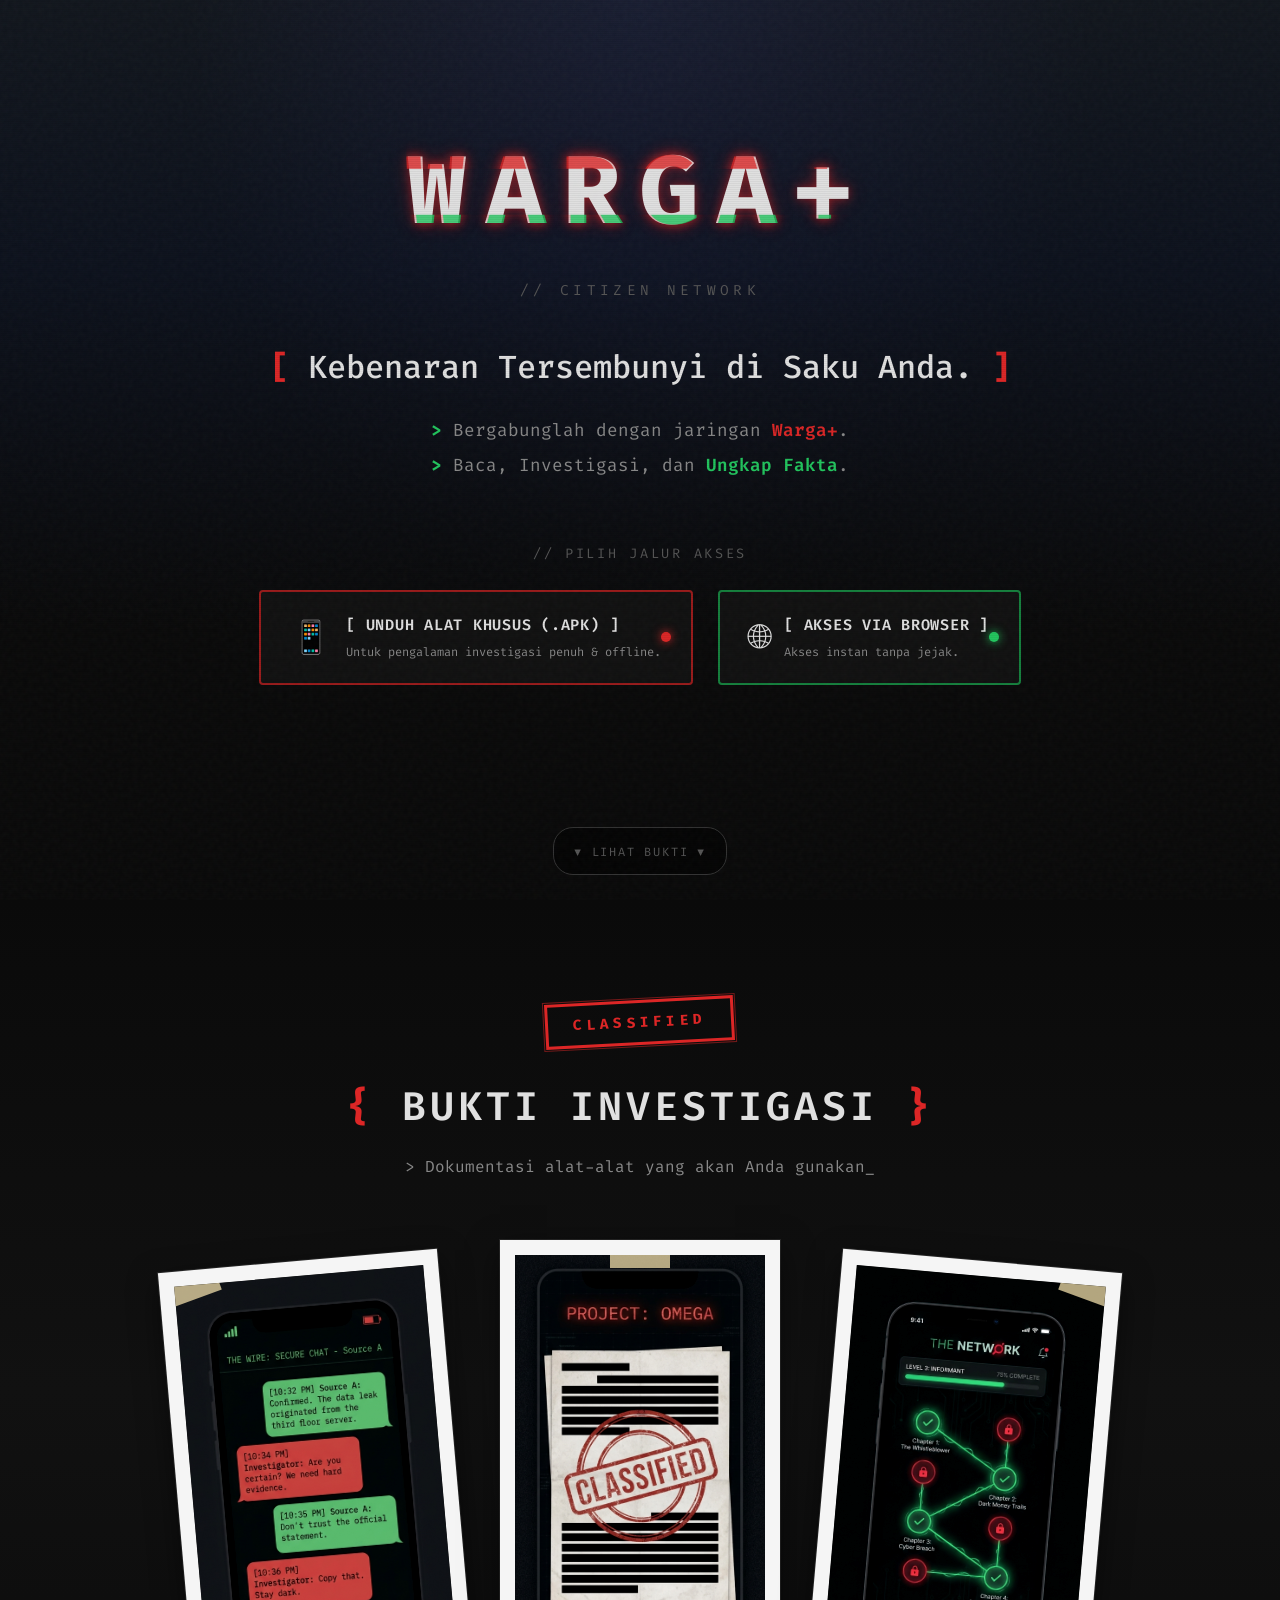
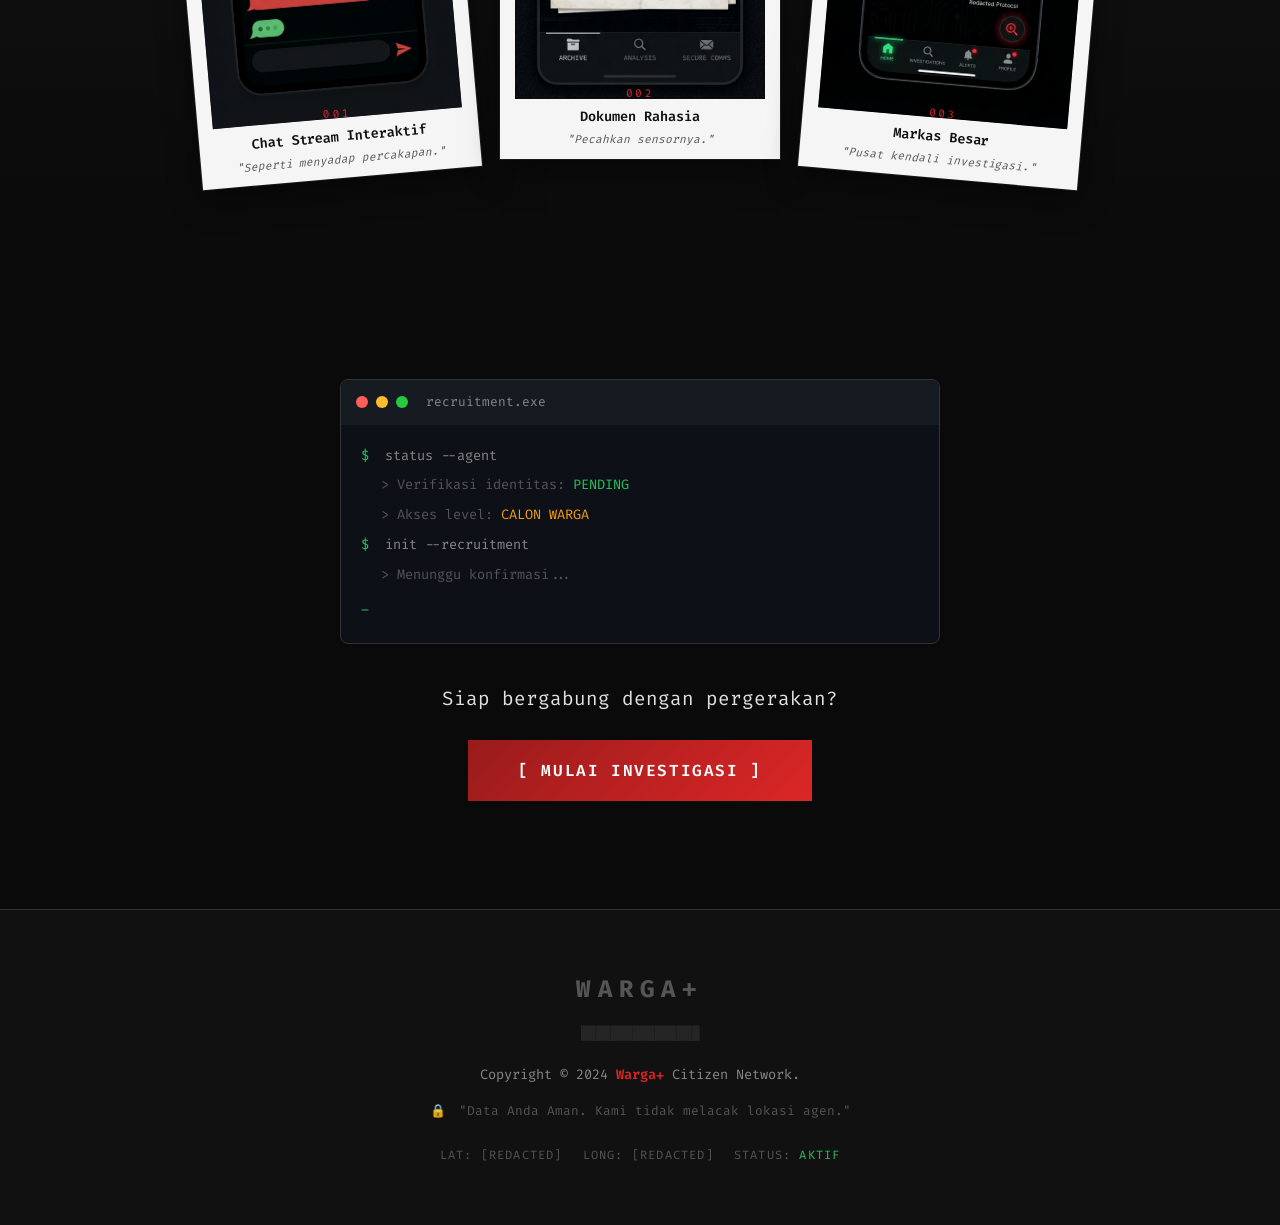
<file: warga_landingpage/index.html>
<!DOCTYPE html>
<html lang="id">

<head>
    <meta charset="UTF-8">
    <meta name="viewport" content="width=device-width, initial-scale=1.0">
    <meta name="description"
        content="Warga+ - Bergabunglah dengan jaringan investigasi. Baca, Investigasi, dan Ungkap Fakta.">
    <meta name="keywords" content="warga+, investigasi, berita, fakta, dokumen rahasia">
    <meta name="author" content="Warga+ Citizen Network">

    <title>WARGA+ | Kebenaran Tersembunyi di Saku Anda</title>

    <!-- Fonts -->
    <link rel="preconnect" href="https://fonts.googleapis.com">
    <link rel="preconnect" href="https://fonts.gstatic.com" crossorigin>
    <link
        href="https://fonts.googleapis.com/css2?family=Fira+Code:wght@400;500;600;700&family=Roboto+Mono:wght@400;500;700&display=swap"
        rel="stylesheet">

    <!-- Favicon -->
    <link rel="icon" type="image/png" href="../assets/logo/app_logo.png">

    <!-- Styles -->
    <link rel="stylesheet" href="styles.css">
</head>

<body>
    <!-- Noise Overlay -->
    <div class="noise-overlay"></div>

    <!-- Scanlines Effect -->
    <div class="scanlines"></div>

    <!-- Hero Section -->
    <header class="hero">
        <div class="hero-content">
            <!-- Glitch Logo -->
            <div class="logo-container">
                <h1 class="logo glitch" data-text="WARGA+">WARGA+</h1>
                <div class="logo-subtitle">// CITIZEN NETWORK</div>
            </div>

            <!-- Headline -->
            <div class="headline-container">
                <h2 class="headline">
                    <span class="bracket">[</span>
                    Kebenaran Tersembunyi di Saku Anda.
                    <span class="bracket">]</span>
                </h2>
                <p class="subheadline">
                    <span class="terminal-prompt">&gt;</span>
                    Bergabunglah dengan jaringan <span class="highlight-red">Warga+</span>.<br>
                    <span class="terminal-prompt">&gt;</span>
                    Baca, Investigasi, dan <span class="highlight-green">Ungkap Fakta</span>.
                </p>
            </div>

            <!-- The Choice - Download Buttons -->
            <div class="choice-section" id="download">
                <p class="choice-label">// PILIH JALUR AKSES</p>
                <div class="choice-buttons">
                    <!-- Red Pill - APK Download -->
                    <a href="https://github.com/achilles157/warga_plus/releases/download/v1.0.0/WargaPlus_v1.0_Alpha.apk"
                        class="choice-btn red-pill" id="apk-download" download>
                        <div class="btn-icon">📱</div>
                        <div class="btn-content">
                            <span class="btn-label">[ UNDUH ALAT KHUSUS (.APK) ]</span>
                            <span class="btn-desc">Untuk pengalaman investigasi penuh & offline.</span>
                        </div>
                        <div class="btn-glow"></div>
                    </a>

                    <!-- Blue Pill - Web App -->
                    <a href="https://wargaplus.web.app" class="choice-btn blue-pill" id="webapp-access" target="_blank">
                        <div class="btn-icon">🌐</div>
                        <div class="btn-content">
                            <span class="btn-label">[ AKSES VIA BROWSER ]</span>
                            <span class="btn-desc">Akses instan tanpa jejak.</span>
                        </div>
                        <div class="btn-glow"></div>
                    </a>
                </div>
            </div>
        </div>

        <!-- Scroll Indicator - Now outside hero-content -->
        <a href="#evidence" class="scroll-indicator">
            <span class="scroll-text">▼ LIHAT BUKTI ▼</span>
        </a>
    </header>

    <!-- Features Section - The Evidence -->
    <section class="evidence-section" id="evidence">
        <div class="section-header">
            <div class="classified-stamp">CLASSIFIED</div>
            <h2 class="section-title">
                <span class="bracket">{</span>
                BUKTI INVESTIGASI
                <span class="bracket">}</span>
            </h2>
            <p class="section-subtitle">&gt; Dokumentasi alat-alat yang akan Anda gunakan_</p>
        </div>

        <!-- Polaroid Screenshots -->
        <div class="evidence-grid">
            <!-- Evidence 1 - Chat Stream -->
            <div class="polaroid polaroid-left">
                <div class="polaroid-image">
                    <img src="assets/screenshot_chat.png" alt="Chat Stream Interface">
                    <div class="tape tape-left"></div>
                </div>
                <div class="polaroid-caption">
                    <span class="evidence-number">001</span>
                    <span class="evidence-title">Chat Stream Interaktif</span>
                    <span class="evidence-desc">"Seperti menyadap percakapan."</span>
                </div>
            </div>

            <!-- Evidence 2 - Redacted Document -->
            <div class="polaroid polaroid-center">
                <div class="polaroid-image">
                    <img src="assets/screenshot_redacted.png" alt="Redacted Document Interface">
                    <div class="tape tape-top"></div>
                </div>
                <div class="polaroid-caption">
                    <span class="evidence-number">002</span>
                    <span class="evidence-title">Dokumen Rahasia</span>
                    <span class="evidence-desc">"Pecahkan sensornya."</span>
                </div>
            </div>

            <!-- Evidence 3 - Home Screen -->
            <div class="polaroid polaroid-right">
                <div class="polaroid-image">
                    <img src="assets/screenshot_home.png" alt="Home Screen Interface">
                    <div class="tape tape-right"></div>
                </div>
                <div class="polaroid-caption">
                    <span class="evidence-number">003</span>
                    <span class="evidence-title">Markas Besar</span>
                    <span class="evidence-desc">"Pusat kendali investigasi."</span>
                </div>
            </div>
        </div>
    </section>

    <!-- CTA Section -->
    <section class="cta-section">
        <div class="cta-content">
            <div class="terminal-window">
                <div class="terminal-header">
                    <span class="terminal-dot red"></span>
                    <span class="terminal-dot yellow"></span>
                    <span class="terminal-dot green"></span>
                    <span class="terminal-title">recruitment.exe</span>
                </div>
                <div class="terminal-body">
                    <p class="terminal-line"><span class="prompt">$</span> status --agent</p>
                    <p class="terminal-line output">> Verifikasi identitas: <span class="success">PENDING</span></p>
                    <p class="terminal-line output">> Akses level: <span class="warning">CALON WARGA</span></p>
                    <p class="terminal-line"><span class="prompt">$</span> init --recruitment</p>
                    <p class="terminal-line output">> Menunggu konfirmasi...</p>
                    <p class="terminal-line blink">_</p>
                </div>
            </div>
            <p class="cta-text">Siap bergabung dengan pergerakan?</p>
            <a href="#download" class="cta-btn" id="cta-download">
                <span class="cta-btn-text">[ MULAI INVESTIGASI ]</span>
            </a>
        </div>
    </section>

    <!-- Footer -->
    <footer class="footer">
        <div class="footer-content">
            <div class="footer-logo">WARGA+</div>
            <div class="footer-divider">████████████████</div>
            <p class="footer-copyright">
                Copyright © 2024 <span class="highlight-red">Warga+</span> Citizen Network.
            </p>
            <p class="footer-disclaimer">
                <span class="lock-icon">🔒</span>
                "Data Anda Aman. Kami tidak melacak lokasi agen."
            </p>
            <div class="footer-coordinates">
                <span>LAT: [REDACTED]</span>
                <span>LONG: [REDACTED]</span>
                <span>STATUS: <span class="status-active">AKTIF</span></span>
            </div>
        </div>
    </footer>

    <!-- Scripts -->
    <script>
        // Typewriter effect for terminal
        document.addEventListener('DOMContentLoaded', function () {
            // Add random flicker to elements
            const glitchElements = document.querySelectorAll('.glitch');
            setInterval(() => {
                glitchElements.forEach(el => {
                    if (Math.random() > 0.95) {
                        el.classList.add('glitch-active');
                        setTimeout(() => el.classList.remove('glitch-active'), 200);
                    }
                });
            }, 100);

            // Smooth scroll for anchor links
            document.querySelectorAll('a[href^="#"]').forEach(anchor => {
                anchor.addEventListener('click', function (e) {
                    e.preventDefault();
                    const target = document.querySelector(this.getAttribute('href'));
                    if (target) {
                        target.scrollIntoView({ behavior: 'smooth' });
                    }
                });
            });
        });
    </script>
</body>

</html>
</file>
<file: warga_landingpage/styles.css>
/* ==========================================
   WARGA+ LANDING PAGE - "THE RECRUITMENT"
   Dark Investigative Theme
   ========================================== */

/* ==========================================
   CSS VARIABLES
   ========================================== */
:root {
    /* Colors - Underground */
    --bg-primary: #0a0a0a;
    --bg-secondary: #111111;
    --bg-tertiary: #1a1a1a;
    --text-primary: #e0e0e0;
    --text-secondary: #888888;
    --text-muted: #555555;
    --accent-red: #dc2626;
    --accent-red-dark: #991b1b;
    --accent-green: #22c55e;
    --accent-green-dark: #15803d;
    --accent-amber: #f59e0b;
    --border-color: #333333;

    /* Colors - Surface (untuk balance) */
    --accent-indigo: #6366f1;
    --accent-indigo-dark: #4f46e5;
    --accent-slate: #475569;
    --surface-glow: rgba(99, 102, 241, 0.15);

    /* Fonts */
    --font-mono: 'Fira Code', 'Roboto Mono', 'Courier New', monospace;

    /* Spacing */
    --section-padding: 100px 20px;

    /* Transitions */
    --transition-fast: 0.2s ease;
    --transition-medium: 0.3s ease;
}

/* ==========================================
   RESET & BASE
   ========================================== */
*,
*::before,
*::after {
    margin: 0;
    padding: 0;
    box-sizing: border-box;
}

html {
    scroll-behavior: smooth;
}

body {
    font-family: var(--font-mono);
    background-color: var(--bg-primary);
    color: var(--text-primary);
    line-height: 1.6;
    overflow-x: hidden;
    position: relative;
}

a {
    text-decoration: none;
    color: inherit;
}

img {
    max-width: 100%;
    height: auto;
    display: block;
}

/* ==========================================
   NOISE & SCANLINES EFFECTS
   ========================================== */
.noise-overlay {
    position: fixed;
    top: 0;
    left: 0;
    width: 100%;
    height: 100%;
    pointer-events: none;
    z-index: 9999;
    opacity: 0.03;
    background-image: url("data:image/svg+xml,%3Csvg viewBox='0 0 200 200' xmlns='http://www.w3.org/2000/svg'%3E%3Cfilter id='noiseFilter'%3E%3CfeTurbulence type='fractalNoise' baseFrequency='0.9' numOctaves='4' stitchTiles='stitch'/%3E%3C/filter%3E%3Crect width='100%25' height='100%25' filter='url(%23noiseFilter)'/%3E%3C/svg%3E");
}

.scanlines {
    position: fixed;
    top: 0;
    left: 0;
    width: 100%;
    height: 100%;
    pointer-events: none;
    z-index: 9998;
    background: repeating-linear-gradient(0deg,
            rgba(0, 0, 0, 0.15),
            rgba(0, 0, 0, 0.15) 1px,
            transparent 1px,
            transparent 2px);
    opacity: 0.3;
}

/* ==========================================
   HERO SECTION
   ========================================== */
.hero {
    min-height: 100vh;
    display: flex;
    flex-direction: column;
    align-items: center;
    justify-content: center;
    padding: 40px 20px 80px;
    position: relative;
    /* Surface-Underground gradient - starts lighter, fades to dark */
    background:
        linear-gradient(180deg,
            rgba(30, 41, 59, 0.4) 0%,
            rgba(15, 23, 42, 0.6) 30%,
            var(--bg-primary) 70%),
        radial-gradient(ellipse at 50% 0%, rgba(99, 102, 241, 0.15) 0%, transparent 50%),
        var(--bg-primary);
}

.hero-content {
    max-width: 900px;
    text-align: center;
    position: relative;
    z-index: 10;
}

/* Logo with Glitch Effect */
.logo-container {
    margin-bottom: 40px;
}

.logo {
    font-size: clamp(3rem, 10vw, 6rem);
    font-weight: 700;
    letter-spacing: 0.2em;
    position: relative;
    display: inline-block;
    color: var(--text-primary);
    text-shadow:
        0 0 10px rgba(220, 38, 38, 0.5),
        0 0 20px rgba(220, 38, 38, 0.3);
}

/* Glitch Animation */
.glitch {
    animation: glitch-skew 5s infinite linear alternate-reverse;
}

.glitch::before,
.glitch::after {
    content: attr(data-text);
    position: absolute;
    top: 0;
    left: 0;
    width: 100%;
    height: 100%;
}

.glitch::before {
    color: var(--accent-red);
    animation: glitch-effect 3s infinite linear alternate-reverse;
    clip-path: polygon(0 0, 100% 0, 100% 35%, 0 35%);
    transform: translateX(-2px);
    opacity: 0.8;
}

.glitch::after {
    color: var(--accent-green);
    animation: glitch-effect 2s infinite linear alternate-reverse;
    clip-path: polygon(0 65%, 100% 65%, 100% 100%, 0 100%);
    transform: translateX(2px);
    opacity: 0.8;
}

@keyframes glitch-effect {
    0% {
        transform: translateX(0);
    }

    20% {
        transform: translateX(-3px);
    }

    40% {
        transform: translateX(3px);
    }

    60% {
        transform: translateX(-1px);
    }

    80% {
        transform: translateX(1px);
    }

    100% {
        transform: translateX(0);
    }
}

@keyframes glitch-skew {
    0% {
        transform: skew(0deg);
    }

    20% {
        transform: skew(0deg);
    }

    21% {
        transform: skew(2deg);
    }

    22% {
        transform: skew(0deg);
    }

    80% {
        transform: skew(0deg);
    }

    81% {
        transform: skew(-1deg);
    }

    82% {
        transform: skew(0deg);
    }

    100% {
        transform: skew(0deg);
    }
}

.glitch-active {
    animation: glitch-intense 0.2s linear !important;
}

@keyframes glitch-intense {
    0% {
        transform: translate(0);
        filter: hue-rotate(0deg);
    }

    25% {
        transform: translate(-5px, 2px);
        filter: hue-rotate(90deg);
    }

    50% {
        transform: translate(5px, -2px);
        filter: hue-rotate(180deg);
    }

    75% {
        transform: translate(-2px, -3px);
        filter: hue-rotate(270deg);
    }

    100% {
        transform: translate(0);
        filter: hue-rotate(0deg);
    }
}

.logo-subtitle {
    font-size: 0.9rem;
    color: var(--text-muted);
    letter-spacing: 0.3em;
    margin-top: 10px;
}

/* Headline */
.headline-container {
    margin-bottom: 60px;
}

.headline {
    font-size: clamp(1.2rem, 4vw, 2rem);
    font-weight: 500;
    margin-bottom: 20px;
    color: var(--text-primary);
}

.bracket {
    color: var(--accent-red);
    font-weight: 700;
}

.subheadline {
    font-size: clamp(0.9rem, 2.5vw, 1.1rem);
    color: var(--text-secondary);
    line-height: 2;
}

.terminal-prompt {
    color: var(--accent-green);
    font-weight: 700;
}

.highlight-red {
    color: var(--accent-red);
    font-weight: 600;
}

.highlight-green {
    color: var(--accent-green);
    font-weight: 600;
}

/* Choice Section - Download Buttons */
.choice-section {
    margin-bottom: 60px;
}

.choice-label {
    font-size: 0.85rem;
    color: var(--text-muted);
    margin-bottom: 25px;
    letter-spacing: 0.2em;
}

.choice-buttons {
    display: flex;
    flex-wrap: wrap;
    gap: 25px;
    justify-content: center;
}

.choice-btn {
    display: flex;
    align-items: center;
    gap: 15px;
    padding: 20px 30px;
    border: 2px solid var(--border-color);
    background: var(--bg-secondary);
    border-radius: 4px;
    transition: all var(--transition-medium);
    position: relative;
    overflow: hidden;
    min-width: 300px;
}

.choice-btn::before {
    content: '';
    position: absolute;
    top: 0;
    left: -100%;
    width: 100%;
    height: 100%;
    background: linear-gradient(90deg, transparent, rgba(255, 255, 255, 0.1), transparent);
    transition: left 0.5s ease;
}

.choice-btn:hover::before {
    left: 100%;
}

.btn-icon {
    font-size: 2rem;
}

.btn-content {
    text-align: left;
}

.btn-label {
    display: block;
    font-size: 0.95rem;
    font-weight: 600;
    margin-bottom: 5px;
    letter-spacing: 0.05em;
}

.btn-desc {
    display: block;
    font-size: 0.75rem;
    color: var(--text-secondary);
}

.btn-glow {
    position: absolute;
    top: 50%;
    right: 20px;
    width: 10px;
    height: 10px;
    border-radius: 50%;
    transform: translateY(-50%);
    animation: pulse-glow 2s infinite;
}

/* Red Pill Style */
.red-pill {
    border-color: var(--accent-red-dark);
}

.red-pill:hover {
    border-color: var(--accent-red);
    background: rgba(220, 38, 38, 0.1);
    box-shadow:
        0 0 20px rgba(220, 38, 38, 0.3),
        inset 0 0 20px rgba(220, 38, 38, 0.1);
    transform: translateY(-3px);
}

.red-pill .btn-glow {
    background: var(--accent-red);
    box-shadow: 0 0 10px var(--accent-red);
}

/* Blue Pill (Green Terminal) Style */
.blue-pill {
    border-color: var(--accent-green-dark);
}

.blue-pill:hover {
    border-color: var(--accent-green);
    background: rgba(34, 197, 94, 0.1);
    box-shadow:
        0 0 20px rgba(34, 197, 94, 0.3),
        inset 0 0 20px rgba(34, 197, 94, 0.1);
    transform: translateY(-3px);
}

.blue-pill .btn-glow {
    background: var(--accent-green);
    box-shadow: 0 0 10px var(--accent-green);
}

@keyframes pulse-glow {

    0%,
    100% {
        opacity: 1;
        transform: translateY(-50%) scale(1);
    }

    50% {
        opacity: 0.5;
        transform: translateY(-50%) scale(0.8);
    }
}

/* Scroll Indicator - Fixed at bottom of hero */
.scroll-indicator {
    position: absolute;
    bottom: 25px;
    left: 50%;
    transform: translateX(-50%);
    text-align: center;
    animation: bounce 2s infinite;
    z-index: 20;
    text-decoration: none;
    padding: 10px 20px;
    background: rgba(0, 0, 0, 0.5);
    border: 1px solid var(--border-color);
    border-radius: 20px;
    transition: all var(--transition-medium);
}

.scroll-indicator:hover {
    background: rgba(34, 197, 94, 0.1);
    border-color: var(--accent-green);
}

.scroll-text {
    font-size: 0.75rem;
    color: var(--text-muted);
    letter-spacing: 0.15em;
}

.scroll-indicator:hover .scroll-text {
    color: var(--accent-green);
}

@keyframes bounce {

    0%,
    20%,
    50%,
    80%,
    100% {
        transform: translateX(-50%) translateY(0);
    }

    40% {
        transform: translateX(-50%) translateY(-8px);
    }

    60% {
        transform: translateX(-50%) translateY(-4px);
    }
}

/* ==========================================
   EVIDENCE SECTION
   ========================================== */
.evidence-section {
    padding: var(--section-padding);
    background:
        linear-gradient(180deg, var(--bg-primary) 0%, var(--bg-secondary) 50%, var(--bg-primary) 100%);
    position: relative;
}

.section-header {
    text-align: center;
    margin-bottom: 80px;
    position: relative;
}

.classified-stamp {
    display: inline-block;
    padding: 8px 25px;
    border: 3px solid var(--accent-red);
    color: var(--accent-red);
    font-size: 0.9rem;
    font-weight: 700;
    letter-spacing: 0.3em;
    transform: rotate(-3deg);
    margin-bottom: 30px;
    position: relative;
}

.classified-stamp::before {
    content: '';
    position: absolute;
    top: -5px;
    left: -5px;
    right: -5px;
    bottom: -5px;
    border: 1px solid var(--accent-red);
    opacity: 0.5;
}

.section-title {
    font-size: clamp(1.5rem, 5vw, 2.5rem);
    font-weight: 600;
    margin-bottom: 15px;
    letter-spacing: 0.1em;
}

.section-subtitle {
    font-size: 1rem;
    color: var(--text-secondary);
}

/* Polaroid Grid */
.evidence-grid {
    display: flex;
    justify-content: center;
    align-items: flex-start;
    flex-wrap: wrap;
    gap: 40px;
    max-width: 1200px;
    margin: 0 auto;
    perspective: 1000px;
}

/* Polaroid Cards */
.polaroid {
    background: #f5f5f5;
    padding: 15px 15px 60px 15px;
    box-shadow:
        0 10px 30px rgba(0, 0, 0, 0.5),
        0 0 0 1px rgba(255, 255, 255, 0.1);
    transition: all var(--transition-medium);
    position: relative;
    max-width: 280px;
}

.polaroid:hover {
    transform: scale(1.05) rotate(0deg) !important;
    z-index: 10;
    box-shadow:
        0 20px 50px rgba(0, 0, 0, 0.7),
        0 0 0 1px rgba(255, 255, 255, 0.2);
}

.polaroid-left {
    transform: rotate(-5deg);
}

.polaroid-center {
    transform: rotate(0deg) translateY(-20px);
}

.polaroid-right {
    transform: rotate(5deg);
}

.polaroid-image {
    position: relative;
    background: var(--bg-tertiary);
    aspect-ratio: 9/16;
    overflow: hidden;
    display: flex;
    align-items: center;
    justify-content: center;
}

.polaroid-image img {
    width: 100%;
    height: 100%;
    object-fit: cover;
    filter: contrast(1.1) saturate(0.9);
}

/* Tape Effects */
.tape {
    position: absolute;
    width: 60px;
    height: 25px;
    background: rgba(255, 235, 180, 0.7);
    z-index: 5;
}

.tape-left {
    top: -10px;
    left: -15px;
    transform: rotate(-15deg);
}

.tape-top {
    top: -12px;
    left: 50%;
    transform: translateX(-50%);
}

.tape-right {
    top: -10px;
    right: -15px;
    transform: rotate(15deg);
}

.polaroid-caption {
    position: absolute;
    bottom: 10px;
    left: 15px;
    right: 15px;
    text-align: center;
}

.evidence-number {
    display: block;
    font-size: 0.7rem;
    color: var(--accent-red);
    letter-spacing: 0.2em;
    margin-bottom: 3px;
}

.evidence-title {
    display: block;
    font-size: 0.85rem;
    color: #111;
    font-weight: 600;
    margin-bottom: 3px;
}

.evidence-desc {
    display: block;
    font-size: 0.7rem;
    color: #555;
    font-style: italic;
}

/* ==========================================
   CTA SECTION
   ========================================== */
.cta-section {
    padding: var(--section-padding);
    background: var(--bg-primary);
    text-align: center;
}

.cta-content {
    max-width: 600px;
    margin: 0 auto;
}

/* Terminal Window */
.terminal-window {
    background: #0d1117;
    border: 1px solid var(--border-color);
    border-radius: 8px;
    overflow: hidden;
    margin-bottom: 40px;
    text-align: left;
}

.terminal-header {
    background: #161b22;
    padding: 12px 15px;
    display: flex;
    align-items: center;
    gap: 8px;
}

.terminal-dot {
    width: 12px;
    height: 12px;
    border-radius: 50%;
}

.terminal-dot.red {
    background: #ff5f56;
}

.terminal-dot.yellow {
    background: #ffbd2e;
}

.terminal-dot.green {
    background: #27c93f;
}

.terminal-title {
    margin-left: 10px;
    font-size: 0.8rem;
    color: var(--text-secondary);
}

.terminal-body {
    padding: 20px;
}

.terminal-line {
    font-size: 0.85rem;
    margin-bottom: 8px;
    color: var(--text-secondary);
}

.terminal-line .prompt {
    color: var(--accent-green);
    margin-right: 8px;
}

.terminal-line.output {
    color: var(--text-muted);
    padding-left: 20px;
}

.terminal-line .success {
    color: var(--accent-green);
}

.terminal-line .warning {
    color: var(--accent-amber);
}

.terminal-line.blink {
    animation: blink 1s infinite;
    color: var(--accent-green);
}

@keyframes blink {

    0%,
    50% {
        opacity: 1;
    }

    51%,
    100% {
        opacity: 0;
    }
}

.cta-text {
    font-size: 1.2rem;
    color: var(--text-primary);
    margin-bottom: 25px;
}

.cta-btn {
    display: inline-block;
    padding: 18px 50px;
    background: linear-gradient(135deg, var(--accent-red-dark), var(--accent-red));
    border: none;
    color: white;
    font-family: var(--font-mono);
    font-size: 1rem;
    font-weight: 600;
    letter-spacing: 0.1em;
    cursor: pointer;
    transition: all var(--transition-medium);
    position: relative;
    overflow: hidden;
}

.cta-btn::before {
    content: '';
    position: absolute;
    top: 0;
    left: -100%;
    width: 100%;
    height: 100%;
    background: linear-gradient(90deg, transparent, rgba(255, 255, 255, 0.2), transparent);
    transition: left 0.5s ease;
}

.cta-btn:hover::before {
    left: 100%;
}

.cta-btn:hover {
    transform: translateY(-3px);
    box-shadow:
        0 10px 30px rgba(220, 38, 38, 0.4),
        0 0 50px rgba(220, 38, 38, 0.2);
}

/* ==========================================
   FOOTER
   ========================================== */
.footer {
    padding: 60px 20px;
    background: var(--bg-secondary);
    border-top: 1px solid var(--border-color);
    text-align: center;
}

.footer-content {
    max-width: 600px;
    margin: 0 auto;
}

.footer-logo {
    font-size: 1.5rem;
    font-weight: 700;
    letter-spacing: 0.3em;
    margin-bottom: 15px;
    color: var(--text-muted);
}

.footer-divider {
    color: var(--text-muted);
    font-size: 0.8rem;
    letter-spacing: -0.05em;
    margin-bottom: 20px;
    opacity: 0.3;
}

.footer-copyright {
    font-size: 0.85rem;
    color: var(--text-secondary);
    margin-bottom: 15px;
}

.footer-disclaimer {
    font-size: 0.8rem;
    color: var(--text-muted);
    margin-bottom: 25px;
}

.lock-icon {
    margin-right: 5px;
}

.footer-coordinates {
    display: flex;
    justify-content: center;
    flex-wrap: wrap;
    gap: 20px;
    font-size: 0.75rem;
    color: var(--text-muted);
    letter-spacing: 0.1em;
}

.status-active {
    color: var(--accent-green);
    animation: blink 2s infinite;
}

/* ==========================================
   RESPONSIVE DESIGN
   ========================================== */
@media (max-width: 768px) {
    .choice-btn {
        min-width: 100%;
        max-width: 400px;
    }

    .evidence-grid {
        flex-direction: column;
        align-items: center;
    }

    .polaroid {
        transform: rotate(0deg) !important;
    }

    .polaroid-center {
        transform: translateY(0) !important;
    }

    .footer-coordinates {
        flex-direction: column;
        gap: 10px;
    }
}

@media (max-width: 480px) {
    .hero {
        padding: 60px 15px;
    }

    .choice-btn {
        padding: 15px 20px;
    }

    .btn-label {
        font-size: 0.85rem;
    }

    .polaroid {
        max-width: 250px;
    }
}
</file>
